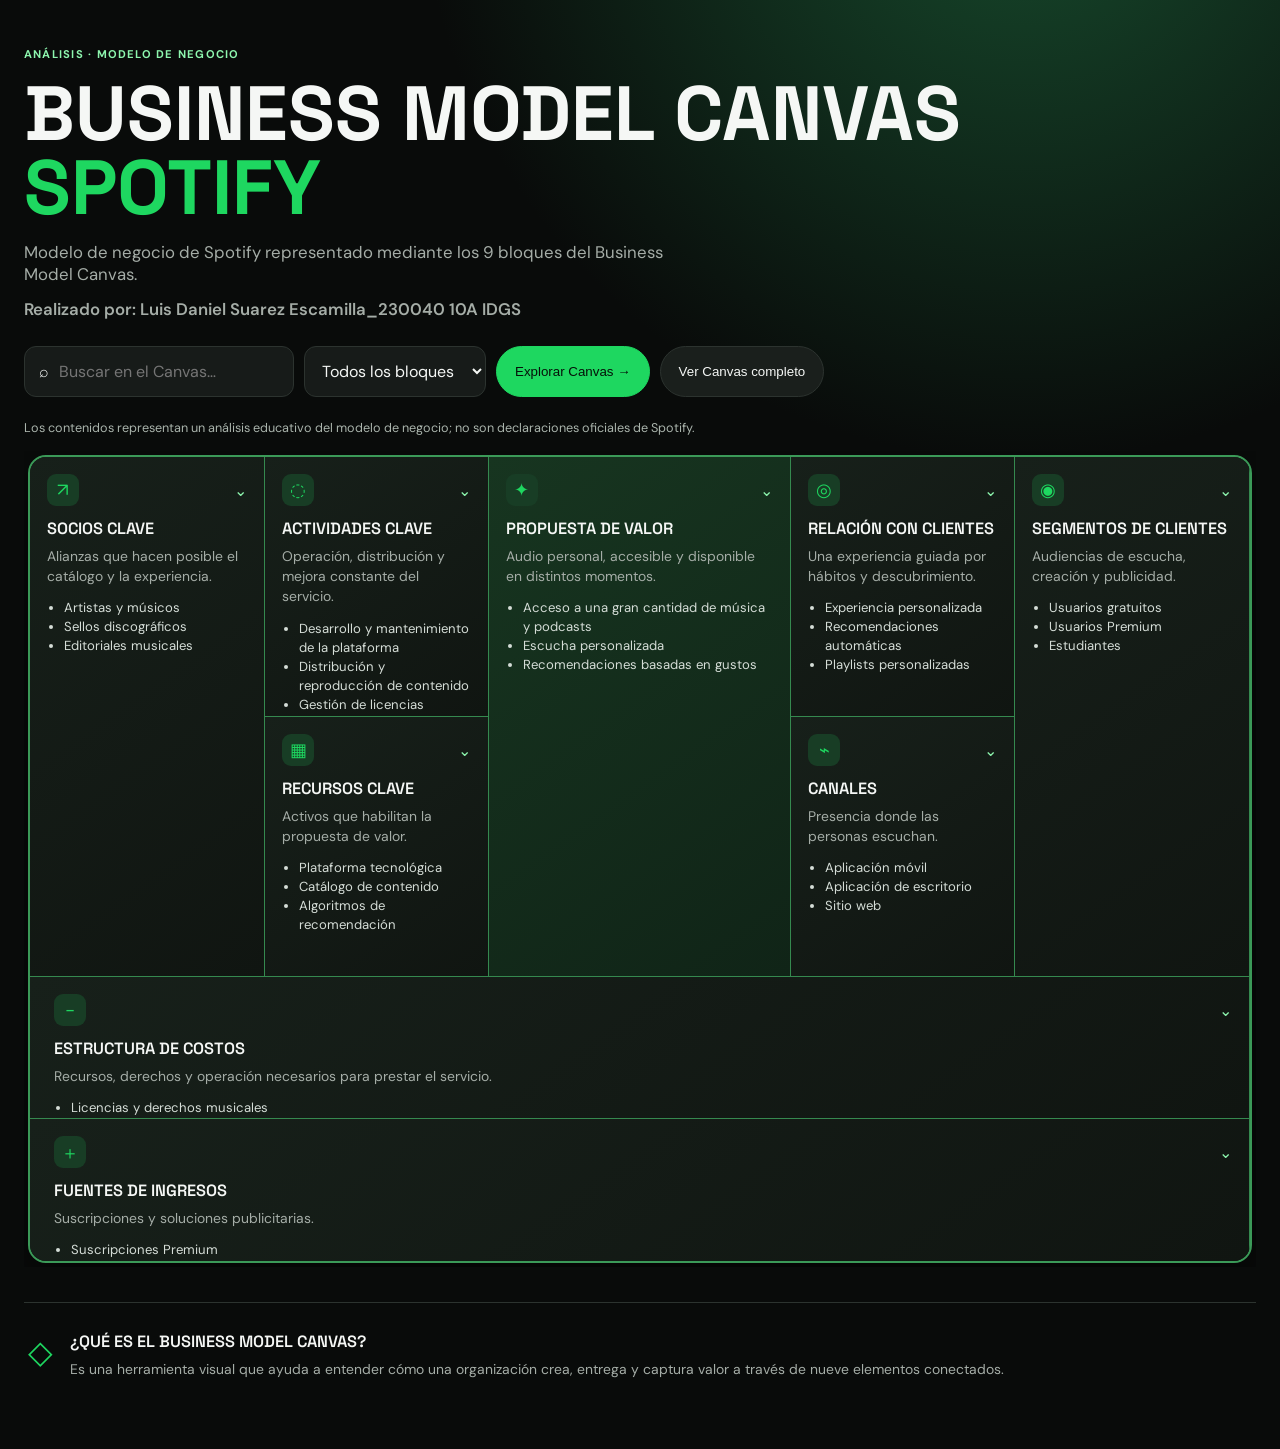
<file: Practica_3/index.html>
<!doctype html>
<html lang="es">
<head><meta charset="utf-8"><meta name="viewport" content="width=device-width,initial-scale=1"><title>Business Model Canvas — Spotify</title><link rel="stylesheet" href="styles.css"></head>
<body>
  <main class="app-shell">
    <header class="hero"><span class="eyebrow">ANÁLISIS · MODELO DE NEGOCIO</span><h1>Business Model Canvas <i>Spotify</i></h1><p>Modelo de negocio de Spotify representado mediante los 9 bloques del Business Model Canvas.</p>
      <p class="author-credit">Realizado por: Luis Daniel Suarez Escamilla_230040 10A IDGS</p>
      <div class="toolbar"><label class="search"><span>⌕</span><input id="search" type="search" placeholder="Buscar en el Canvas…"></label><select id="filter" aria-label="Filtrar bloques"><option value="all">Todos los bloques</option><option value="creacion">Creación de valor</option><option value="clientes">Clientes y canales</option><option value="finanzas">Finanzas</option></select><button id="exploreBtn" class="button primary">Explorar Canvas <span>→</span></button><button id="canvasBtn" class="button">Ver Canvas completo</button></div>
    </header>
    <p class="notice">Los contenidos representan un análisis educativo del modelo de negocio; no son declaraciones oficiales de Spotify.</p>
    <section id="canvasView" class="canvas-view" aria-label="Los nueve bloques del Canvas"><div class="canvas-viewport"><div id="cards" class="canvas-grid"></div></div><p id="empty" class="empty" hidden>No hay bloques que coincidan con la búsqueda.</p></section>
    <section id="explorerView" class="explorer" hidden aria-live="polite"><div class="explorer-top"><span id="progressText">1 / 9</span><div class="progress"><span id="progressBar"></span></div><button id="closeExplore" class="icon-button" aria-label="Cerrar exploración">×</button></div><div id="explorerContent"></div><nav class="explore-nav"><button id="prev" class="button">← Anterior</button><button id="next" class="button primary">Siguiente →</button></nav></section>
    <section class="about"><span class="about-icon">◇</span><div><h2>¿Qué es el Business Model Canvas?</h2><p>Es una herramienta visual que ayuda a entender cómo una organización crea, entrega y captura valor a través de nueve elementos conectados.</p></div></section>
    <dialog id="blockDialog" class="block-dialog" aria-labelledby="dialogTitle">
      <div class="dialog-card">
        <button id="closeBlockDialog" class="dialog-close" type="button" aria-label="Cerrar tarjeta">×</button>
        <div id="blockDialogContent"></div>
      </div>
    </dialog>
  </main><script src="data.js"></script><script src="app.js"></script>
</body></html>
</file>
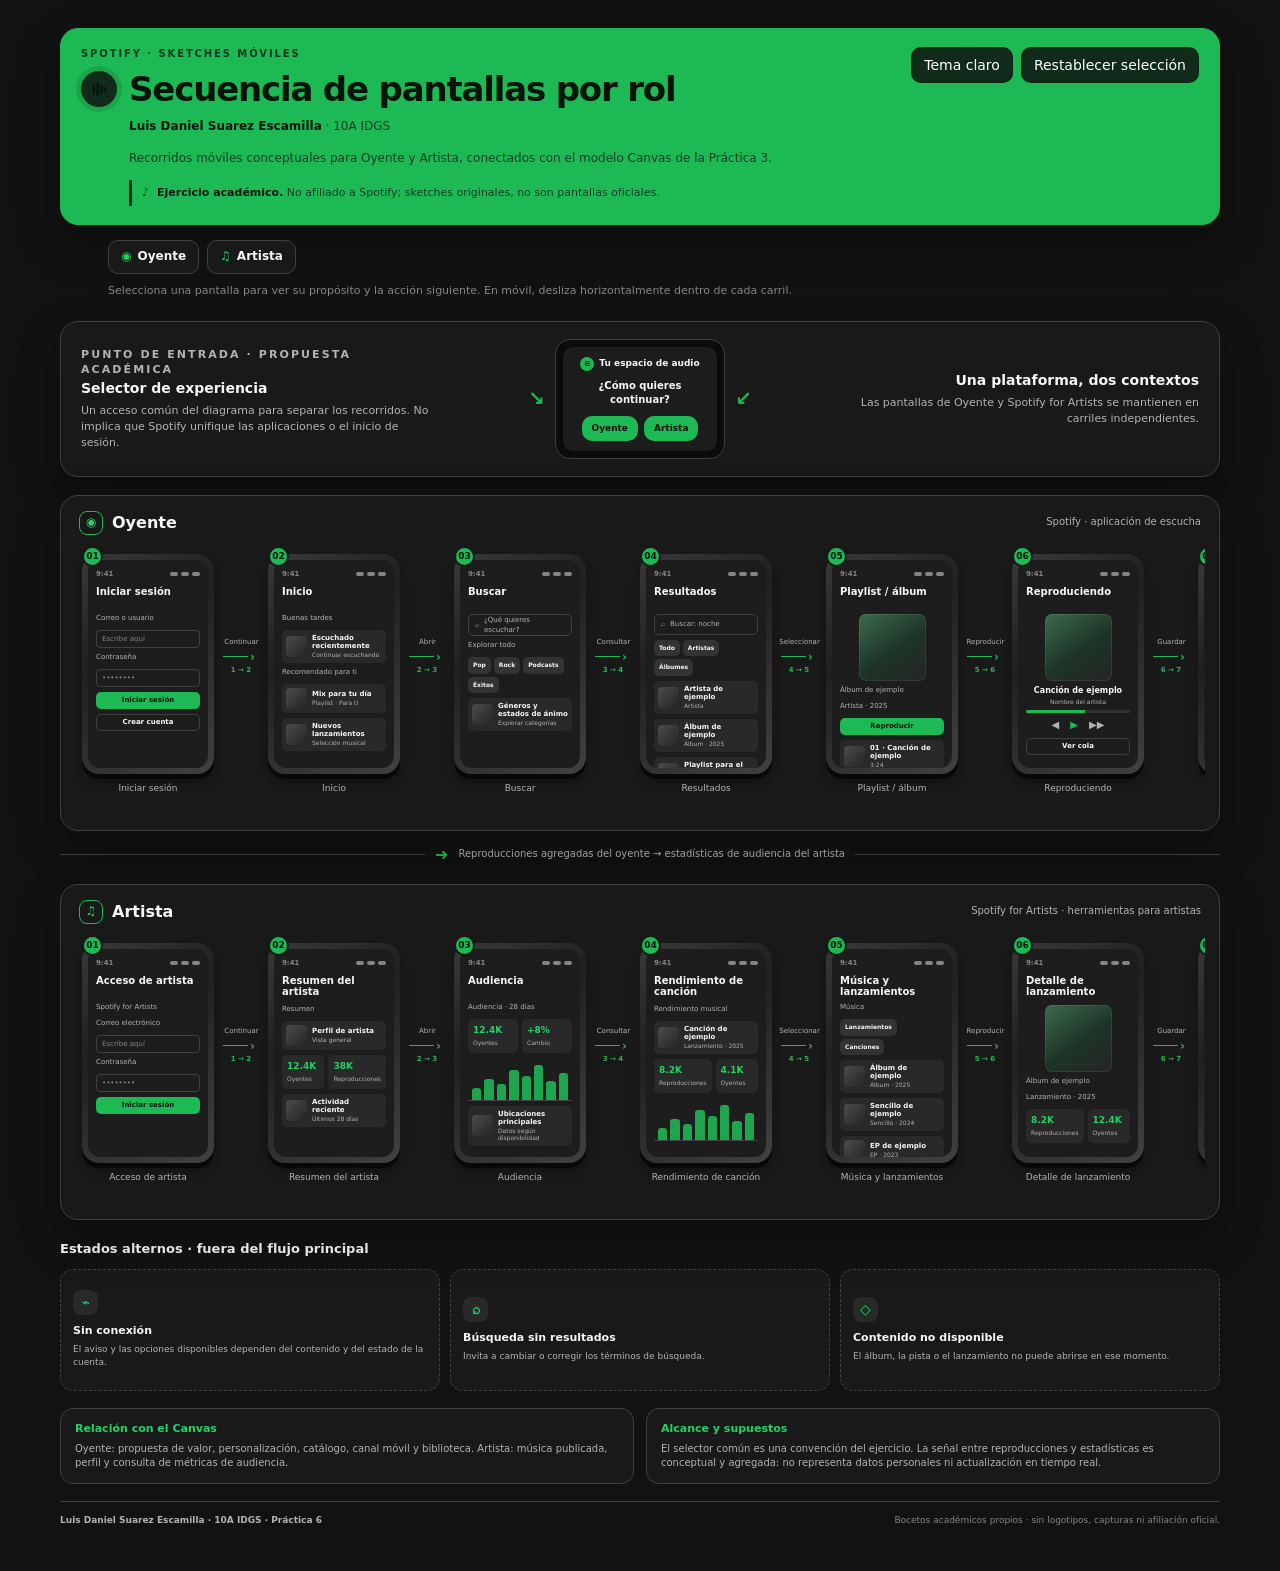
<file: Practica_6/spotify-mobile-journeys.html>
<!doctype html>
<html lang="es" data-theme="dark">
<head>
  <meta charset="utf-8">
  <meta name="viewport" content="width=device-width, initial-scale=1">
  <meta name="theme-color" content="#121212">
  <meta name="description" content="Diagrama interactivo de bocetos móviles de Spotify para los roles de oyente y artista. Ejercicio académico de Luis Daniel Suarez Escamilla, 10A IDGS.">
  <title>Secuencia de pantallas por rol · Práctica 6</title>
  <style>
    :root {
      color-scheme: dark;
      --page: #121212;
      --surface: #191919;
      --surface-raised: #202020;
      --phone: #0b0b0b;
      --screen: #1d1d1d;
      --tile: #292929;
      --tile-2: #333333;
      --line: #414141;
      --text: #f7f7f7;
      --muted: #b3b3b3;
      --soft: #858585;
      --green: #1db954;
      --green-strong: #22d366;
      --green-wash: rgb(29 185 84 / 12%);
      --shadow: 0 18px 44px rgb(0 0 0 / 26%);
      --focus: #70f09b;
      --radius: 18px;
    }
    html[data-theme="light"] {
      color-scheme: light;
      --page: #f4f7f4;
      --surface: #ffffff;
      --surface-raised: #f1f4f1;
      --phone: #e6e9e6;
      --screen: #ffffff;
      --tile: #edf1ed;
      --tile-2: #e1e7e1;
      --line: #c7d0c7;
      --text: #151915;
      --muted: #485248;
      --soft: #637063;
      --green: #138c3d;
      --green-strong: #08752f;
      --green-wash: rgb(19 140 61 / 10%);
      --shadow: 0 16px 36px rgb(19 45 25 / 10%);
      --focus: #08752f;
    }
    * { box-sizing: border-box; }
    html { scroll-behavior: smooth; }
    body {
      margin: 0;
      min-width: 320px;
      background: var(--page);
      color: var(--text);
      font: 14px/1.45 Inter, ui-sans-serif, system-ui, -apple-system, BlinkMacSystemFont, "Segoe UI", sans-serif;
      transition: background-color .2s ease, color .2s ease;
    }
    button { font: inherit; }
    button:focus-visible, [tabindex="-1"]:focus-visible, dialog:focus-visible {
      outline: 3px solid var(--focus);
      outline-offset: 4px;
    }
    .page { width: min(1160px, calc(100% - 36px)); margin: 0 auto; padding: 28px 0 44px; }
    .topbar { display: flex; align-items: flex-start; justify-content: space-between; gap: 24px; border: 1px solid var(--green); border-radius: var(--radius); padding: 18px 20px; background: var(--green); color: #07140b; box-shadow: var(--shadow); }
    .identity { min-width: 0; }
    .eyebrow { margin: 0 0 9px; color: #143820; font-size: 10px; font-weight: 800; letter-spacing: .19em; text-transform: uppercase; }
    .title-row { display: flex; align-items: center; gap: 12px; }
    .brand-mark { width: 36px; height: 36px; flex: 0 0 auto; display: grid; place-items: center; border-radius: 50%; background: #102b19; box-shadow: 0 0 0 5px rgb(7 20 11 / 12%); }
    .brand-mark svg { display: block; width: 23px; height: 23px; }
    h1 { margin: 0; font-size: clamp(25px, 4vw, 34px); line-height: 1.1; letter-spacing: -.035em; }
    .byline { margin: 10px 0 0 48px; color: #153b23; font-size: 12px; }
    .byline strong { color: #07140b; font-weight: 800; }
    .intro { max-width: 730px; margin: 15px 0 0 48px; color: #153b23; font-size: 12px; }
    .academic-note { display: inline-flex; align-items: center; gap: 8px; margin: 12px 0 0 48px; border-left: 3px solid #102b19; padding: 5px 0 5px 10px; color: #153b23; font-size: 11px; }
    .academic-note b { color: #07140b; }
    .toolbar { display: flex; flex-wrap: wrap; justify-content: flex-end; gap: 8px; }
    .control, .role-button, .branch-button, .close-button {
      min-height: 36px; border: 1px solid var(--line); border-radius: 10px; padding: 0 12px;
      background: var(--surface); color: var(--text); cursor: pointer; user-select: none;
      transition: border-color .16s ease, background .16s ease, color .16s ease, transform .16s ease;
    }
    .topbar .control { border-color: rgb(7 20 11 / 45%); background: #102b19; color: #ffffff; }
    .topbar .control:hover { border-color: #ffffff; background: #071c0e; }
    .control:hover, .role-button:hover, .close-button:hover { border-color: var(--green); }
    .control:active, .role-button:active, .branch-button:active { transform: translateY(1px); }
    .control.primary, .role-button[aria-pressed="true"] { border-color: var(--green); background: var(--green-wash); color: var(--green-strong); }
    .role-picker { display: flex; flex-wrap: wrap; gap: 8px; margin: 15px 0 0 48px; }
    .role-button { min-height: 34px; font-size: 12px; font-weight: 750; }
    .role-button .role-symbol { margin-right: 6px; color: var(--green-strong); }
    .instruction { margin: 9px 0 0 48px; color: var(--soft); font-size: 11px; }

    .shared-entry {
      display: grid; grid-template-columns: minmax(185px, 1fr) minmax(250px, 360px) minmax(185px, 1fr);
      align-items: center; gap: 22px; margin: 22px 0 12px; padding: 17px 20px;
      border: 1px solid var(--line); border-radius: var(--radius); background: var(--surface); box-shadow: var(--shadow);
    }
    .shared-copy h2 { margin: 0 0 4px; font-size: 14px; }
    .shared-copy p { margin: 0; color: var(--muted); font-size: 11px; }
    .shared-screen { display: flex; align-items: center; justify-content: center; gap: 10px; min-width: 0; }
    .shared-card { width: min(100%, 170px); border: 1px solid #3f3f3f; border-radius: 15px; background: var(--phone); padding: 7px; }
    .shared-card-inner { min-height: 100px; border-radius: 10px; background: var(--screen); padding: 10px; text-align: center; }
    .shared-card-inner .mini-brand { display: flex; align-items: center; justify-content: center; gap: 5px; margin: 0 0 8px; font-size: 9px; font-weight: 800; }
    .mini-dot { width: 14px; height: 14px; display: inline-grid; place-items: center; border-radius: 50%; background: var(--green); color: #08150c; font-size: 8px; }
    .shared-card-inner p { margin: 0 0 8px; font-size: 10px; font-weight: 700; }
    .branch-actions { display: flex; justify-content: center; gap: 6px; }
    .branch-button { min-height: 25px; padding: 0 9px; border-color: transparent; background: var(--green); color: #07140b; font-size: 9px; font-weight: 850; }
    .branch-button:hover { background: var(--green-strong); }
    .branch-side { color: var(--green); font-size: 20px; font-weight: 900; }
    .branch-note { text-align: right; }

    .lane {
      --lane-accent: var(--green);
      position: relative; margin-top: 18px; padding: 15px 14px 12px;
      border: 1px solid var(--line); border-radius: var(--radius); background: var(--surface); box-shadow: var(--shadow);
      scroll-margin-top: 22px; transition: border-color .2s ease, box-shadow .2s ease, opacity .2s ease;
    }
    .lane[data-role="artist"] { --lane-accent: #20d568; }
    .lane.is-muted { opacity: .4; }
    .lane.is-highlighted { border-color: var(--lane-accent); box-shadow: 0 0 0 2px var(--green-wash), var(--shadow); }
    .lane-heading { display: flex; align-items: center; justify-content: space-between; gap: 16px; margin: 0 4px 13px; }
    .lane-title { display: flex; align-items: center; gap: 9px; min-width: 0; }
    .lane-title h2 { margin: 0; font-size: 16px; line-height: 1.2; }
    .lane-icon { width: 24px; height: 24px; flex: 0 0 auto; display: grid; place-items: center; border: 1px solid var(--green); border-radius: 8px; color: var(--green-strong); font-size: 12px; }
    .lane-caption { color: var(--muted); font-size: 10px; text-align: right; }
    .track-scroll { overflow-x: auto; overflow-y: hidden; padding: 6px 7px 10px; scrollbar-color: var(--green) var(--tile); scrollbar-width: thin; }
    .track { display: flex; align-items: flex-start; gap: 9px; width: max-content; min-width: 100%; }
    .screen-item { width: 132px; flex: 0 0 132px; position: relative; }
    .screen-number { position: absolute; z-index: 2; top: -8px; left: 0; width: 21px; height: 21px; display: grid; place-items: center; border: 2px solid var(--surface); border-radius: 50%; background: var(--green); color: #06120a; font-size: 9px; font-weight: 900; }
    .phone-button {
      display: block; width: 100%; height: 220px; border: 0; border-radius: 17px; padding: 6px;
      background: linear-gradient(145deg, #393939, #202020 38%, #414141); box-shadow: 0 5px 0 #080808, 0 8px 10px rgb(0 0 0 / 25%);
      color: var(--text); cursor: pointer; text-align: left; user-select: none;
    }
    html[data-theme="light"] .phone-button { background: linear-gradient(145deg, #b7c0b7, #e5eae5 40%, #aab4aa); box-shadow: 0 5px 0 #a2aaa2, 0 8px 10px rgb(0 0 0 / 11%); }
    .phone-button:hover { box-shadow: 0 0 0 2px var(--green), 0 5px 0 #080808, 0 8px 10px rgb(0 0 0 / 25%); }
    .phone-screen { display: flex; height: 100%; flex-direction: column; overflow: hidden; border-radius: 12px; padding: 9px 8px 7px; background: var(--screen); }
    .phone-status { display: flex; align-items: center; justify-content: space-between; margin-bottom: 7px; color: var(--soft); font-size: 7px; font-weight: 800; }
    .status-pills { display: flex; gap: 3px; }
    .status-pills i { display: block; width: 8px; height: 4px; border-radius: 4px; background: var(--soft); }
    .screen-title { min-height: 21px; margin: 0 0 7px; overflow: hidden; color: var(--text); font-size: 10px; line-height: 1.15; font-weight: 850; }
    .widget-stack { display: flex; flex: 1; flex-direction: column; gap: 5px; overflow: visible; }
    .widget-label { margin: 0 0 3px; color: var(--muted); font-size: 7px; line-height: 1.15; }
    .widget-field { height: 18px; display: flex; align-items: center; border: 1px solid var(--line); border-radius: 4px; padding: 0 5px; color: var(--soft); font-size: 7px; }
    .widget-action { min-height: 17px; display: flex; align-items: center; justify-content: center; border-radius: 5px; padding: 2px 4px; background: var(--green); color: #07140b; font-size: 7px; font-weight: 900; text-align: center; }
    .widget-action.secondary { border: 1px solid var(--line); background: transparent; color: var(--text); }
    .widget-tile { min-height: 27px; display: flex; align-items: center; gap: 5px; border-radius: 5px; padding: 4px; background: var(--tile); }
    .widget-tile .tile-art { width: 21px; height: 21px; flex: 0 0 auto; border-radius: 4px; background: linear-gradient(135deg, #4c4c4c, #242424); }
    .widget-tile .tile-copy { min-width: 0; color: var(--text); font-size: 7px; line-height: 1.15; font-weight: 700; }
    .widget-tile .tile-copy small { display: block; margin-top: 2px; color: var(--muted); font-size: 6px; font-weight: 500; }
    .widget-search { min-height: 21px; display: flex; align-items: center; gap: 5px; border: 1px solid var(--line); border-radius: 5px; padding: 0 6px; color: var(--muted); font-size: 7px; }
    .widget-chip-row { display: flex; flex-wrap: wrap; gap: 3px; }
    .widget-chip { border-radius: 5px; padding: 4px 5px; background: var(--tile-2); color: var(--text); font-size: 6px; font-weight: 700; }
    .widget-artwork { width: 67px; height: 67px; align-self: center; border-radius: 7px; background: linear-gradient(145deg, #3c6b4e, #1d3427 55%, #252525); box-shadow: inset 0 0 0 1px rgb(255 255 255 / 8%); }
    .widget-song { text-align: center; color: var(--text); font-size: 8px; line-height: 1.2; font-weight: 800; }
    .widget-song small { display: block; margin-top: 3px; color: var(--muted); font-size: 6px; font-weight: 500; }
    .widget-progress { height: 3px; overflow: hidden; border-radius: 4px; background: var(--tile-2); }
    .widget-progress::before { content: ""; display: block; width: 57%; height: 100%; background: var(--green); }
    .widget-controls { display: flex; justify-content: center; gap: 11px; color: var(--muted); font-size: 10px; }
    .widget-controls b { color: var(--green); }
    .widget-stat-grid { display: grid; grid-template-columns: 1fr 1fr; gap: 4px; }
    .widget-stat { border-radius: 5px; padding: 5px; background: var(--tile); color: var(--green-strong); font-size: 9px; font-weight: 900; }
    .widget-stat small { display: block; margin-top: 2px; color: var(--muted); font-size: 6px; font-weight: 500; }
    .widget-bars { height: 43px; display: flex; align-items: end; justify-content: space-around; gap: 3px; border-bottom: 1px solid var(--line); padding: 4px 4px 0; }
    .widget-bars i { width: 10%; min-height: 7px; border-radius: 3px 3px 0 0; background: var(--green); opacity: .88; }
    .widget-avatar { width: 42px; height: 42px; align-self: center; border-radius: 50%; background: linear-gradient(135deg, #555, #292929); }
    .widget-tile, .widget-field, .widget-action, .widget-search, .widget-chip, .widget-stat, .widget-artwork, .widget-avatar, .widget-song, .widget-bars {
      position: relative;
      transform-origin: center;
      transition: transform .18s ease, box-shadow .18s ease, background-color .18s ease;
    }
    .alternate-card { cursor: pointer; color: var(--text); font: inherit; text-align: left; }
    .alternate-card:hover, .alternate-card:focus-visible { z-index: 1; border-color: var(--green); background: var(--green-wash); box-shadow: 0 8px 22px rgb(0 0 0 / 20%); transform: translateY(-2px) scale(1.025); }
    @media (hover: hover) and (prefers-reduced-motion: no-preference) {
      .phone-screen .widget-tile:hover, .phone-screen .widget-field:hover, .phone-screen .widget-action:hover,
      .phone-screen .widget-search:hover, .phone-screen .widget-chip:hover, .phone-screen .widget-stat:hover,
      .phone-screen .widget-artwork:hover, .phone-screen .widget-avatar:hover, .phone-screen .widget-song:hover,
      .phone-screen .widget-bars:hover {
        z-index: 3;
        box-shadow: 0 3px 11px rgb(0 0 0 / 32%);
        transform: scale(1.08);
      }
    }
    .screen-caption { min-height: 25px; margin: 9px 0 0; color: var(--muted); font-size: 9px; line-height: 1.2; text-align: center; }
    .step-link { width: 36px; flex: 0 0 36px; padding-top: 84px; color: var(--green); text-align: center; }
    .step-link .step-action { display: block; width: 53px; margin-left: -8px; color: var(--muted); font-size: 7px; line-height: 1.15; }
    .step-link .arrow-line { display: flex; align-items: center; gap: 2px; margin-top: 5px; }
    .step-link .arrow-line i { display: block; width: 25px; border-top: 1px solid var(--green); }
    .step-link .arrow-line b { font-size: 12px; line-height: 1; }
    .step-link .step-count { display: block; margin-top: 2px; font-size: 7px; font-weight: 800; }
    .flow-bridge { display: flex; align-items: center; gap: 10px; margin: 12px 0 5px; color: var(--muted); font-size: 10px; }
    .flow-bridge::before, .flow-bridge::after { content: ""; height: 1px; flex: 1; background: var(--line); }
    .flow-bridge .bridge-arrow { color: var(--green); font-size: 16px; font-weight: 900; }
    .alternates { margin-top: 20px; }
    .alternates h2 { margin: 0 0 10px; font-size: 13px; }
    .alternate-grid { display: grid; grid-template-columns: repeat(3, minmax(180px, 1fr)); gap: 10px; }
    .alternate-card { min-height: 122px; border: 1px dashed var(--line); border-radius: 13px; padding: 12px; background: var(--surface); }
    .alternate-card .alt-icon { width: 25px; height: 25px; display: grid; place-items: center; margin-bottom: 8px; border-radius: 8px; background: var(--tile); color: var(--green-strong); font-weight: 900; }
    .alternate-title { display: block; margin: 0 0 4px; font-size: 11px; font-weight: 800; }
    .alternate-description { display: block; margin: 0; color: var(--muted); font-size: 9px; }
    .notes { display: grid; grid-template-columns: repeat(2, minmax(0, 1fr)); gap: 12px; margin-top: 17px; }
    .note-card { border: 1px solid var(--line); border-radius: 13px; padding: 12px 14px; background: var(--surface); }
    .note-card h2 { margin: 0 0 5px; color: var(--green-strong); font-size: 11px; }
    .note-card p { margin: 0; color: var(--muted); font-size: 10px; }
    .footer { display: flex; justify-content: space-between; gap: 12px; margin-top: 17px; padding-top: 12px; border-top: 1px solid var(--line); color: var(--soft); font-size: 9px; }
    .footer strong { color: var(--muted); }
    .live-region { position: absolute; width: 1px; height: 1px; overflow: hidden; clip: rect(0,0,0,0); white-space: nowrap; }
    dialog { width: min(440px, calc(100% - 28px)); border: 1px solid var(--line); border-radius: 18px; padding: 0; background: var(--surface); color: var(--text); box-shadow: 0 24px 90px rgb(0 0 0 / 65%); }
    dialog::backdrop { background: rgb(0 0 0 / 68%); backdrop-filter: blur(3px); }
    .dialog-content { padding: 21px; }
    .dialog-top { display: flex; align-items: flex-start; justify-content: space-between; gap: 16px; }
    .dialog-kicker { margin: 0 0 5px; color: var(--green-strong); font-size: 9px; font-weight: 850; letter-spacing: .14em; text-transform: uppercase; }
    .dialog-content h2 { margin: 0; font-size: 20px; }
    .close-button { width: 34px; min-height: 34px; flex: 0 0 auto; padding: 0; font-size: 18px; }
    .dialog-section { margin-top: 18px; }
    .dialog-section h3 { margin: 0 0 5px; font-size: 11px; }
    .dialog-section p, .dialog-section li { color: var(--muted); font-size: 12px; }
    .dialog-section p { margin: 0; }
    .dialog-section ul { margin: 5px 0 0; padding-left: 18px; }
    .dialog-next { margin-top: 17px; border-left: 3px solid var(--green); padding: 7px 10px; background: var(--green-wash); color: var(--text); font-size: 11px; }

    @media (max-width: 780px) {
      .page { width: min(100% - 24px, 680px); padding-top: 18px; }
      .topbar { display: block; }
      .topbar .toolbar { margin: 14px 0 0 48px; }
      .toolbar { justify-content: flex-start; margin: 14px 0 0 48px; }
      .shared-entry { grid-template-columns: 1fr; gap: 10px; padding: 14px; }
      .shared-screen { order: 2; }
      .branch-note { display: none; }
      .lane-heading { align-items: flex-start; }
      .lane-caption { max-width: 44%; }
      .alternate-grid { grid-template-columns: 1fr; }
      .alternate-card { min-height: unset; }
    }
    @media (max-width: 480px) {
      .page { width: calc(100% - 20px); }
      .title-row { align-items: flex-start; }
      h1 { font-size: 25px; }
      .topbar { padding: 15px 13px; }
      .byline, .intro, .academic-note, .role-picker, .instruction, .toolbar, .topbar .toolbar { margin-left: 0; }
      .brand-mark { margin-top: 1px; }
      .toolbar { gap: 6px; }
      .control { min-height: 34px; padding: 0 9px; font-size: 11px; }
      .lane { padding: 12px 9px 9px; }
      .lane-title h2 { font-size: 14px; }
      .lane-caption { max-width: 42%; font-size: 9px; }
      .track-scroll { margin-right: -3px; padding-right: 11px; }
      .notes { grid-template-columns: 1fr; }
      .footer { display: block; }
      .footer span { display: block; margin-top: 4px; }
    }
    @media (prefers-reduced-motion: reduce) {
      *, *::before, *::after { scroll-behavior: auto !important; transition-duration: .01ms !important; animation-duration: .01ms !important; animation-iteration-count: 1 !important; }
    }
  </style>
</head>
<body>
  <main class="page">
    <header class="topbar">
      <div class="identity">
        <p class="eyebrow">Spotify · sketches móviles</p>
        <div class="title-row">
          <span class="brand-mark" aria-hidden="true">
            <svg viewBox="0 0 24 24" fill="none" aria-hidden="true">
              <path d="M6.1 15.8V8.2M10 18V6M13.9 15.8V8.2M17.8 13.7v-3.4" stroke="#07140b" stroke-width="2.2" stroke-linecap="round"/>
            </svg>
          </span>
          <h1>Secuencia de pantallas por rol</h1>
        </div>
        <p class="byline"><strong>Luis Daniel Suarez Escamilla</strong> · 10A IDGS</p>
        <p class="intro">Recorridos móviles conceptuales para Oyente y Artista, conectados con el modelo Canvas de la Práctica 3.</p>
        <p class="academic-note"><span aria-hidden="true">♪</span><span><b>Ejercicio académico.</b> No afiliado a Spotify; sketches originales, no son pantallas oficiales.</span></p>
      </div>
      <div class="toolbar" aria-label="Controles del diagrama">
        <button class="control" id="themeToggle" type="button" aria-pressed="false">Tema claro</button>
        <button class="control" id="resetSelection" type="button">Restablecer selección</button>
      </div>
    </header>

    <nav class="role-picker" aria-label="Elegir recorrido">
      <button class="role-button" type="button" data-go-role="listener" aria-pressed="false"><span class="role-symbol" aria-hidden="true">◉</span>Oyente</button>
      <button class="role-button" type="button" data-go-role="artist" aria-pressed="false"><span class="role-symbol" aria-hidden="true">♫</span>Artista</button>
    </nav>
    <p class="instruction">Selecciona una pantalla para ver su propósito y la acción siguiente. En móvil, desliza horizontalmente dentro de cada carril.</p>
    <p class="live-region" id="liveMessage" aria-live="polite" aria-atomic="true"></p>

    <section class="shared-entry" aria-labelledby="sharedTitle">
      <div class="shared-copy">
        <p class="eyebrow">Punto de entrada · propuesta académica</p>
        <h2 id="sharedTitle">Selector de experiencia</h2>
        <p>Un acceso común del diagrama para separar los recorridos. No implica que Spotify unifique las aplicaciones o el inicio de sesión.</p>
      </div>
      <div class="shared-screen">
        <span class="branch-side" aria-hidden="true">↘</span>
        <article class="shared-card" aria-label="Sketch compartido: selector de experiencia">
          <div class="shared-card-inner">
            <p class="mini-brand"><span class="mini-dot" aria-hidden="true">≋</span>Tu espacio de audio</p>
            <p>¿Cómo quieres continuar?</p>
            <div class="branch-actions">
              <button class="branch-button" type="button" data-go-role="listener">Oyente</button>
              <button class="branch-button" type="button" data-go-role="artist">Artista</button>
            </div>
          </div>
        </article>
        <span class="branch-side" aria-hidden="true">↙</span>
      </div>
      <div class="shared-copy branch-note">
        <h2>Una plataforma, dos contextos</h2>
        <p>Las pantallas de Oyente y Spotify for Artists se mantienen en carriles independientes.</p>
      </div>
    </section>

    <section class="lane" id="lane-listener" data-role="listener" aria-labelledby="listenerTitle" tabindex="-1">
      <div class="lane-heading">
        <div class="lane-title"><span class="lane-icon" aria-hidden="true">◉</span><h2 id="listenerTitle">Oyente</h2></div>
        <span class="lane-caption">Spotify · aplicación de escucha</span>
      </div>
      <div class="track-scroll" tabindex="0" aria-label="Recorrido móvil del oyente; desplaza horizontalmente para ver todas las pantallas">
        <div class="track" id="listenerTrack" role="list"></div>
      </div>
    </section>

    <div class="flow-bridge" aria-label="Relación conceptual entre los roles"><span class="bridge-arrow" aria-hidden="true">➜</span><span>Reproducciones agregadas del oyente → estadísticas de audiencia del artista</span></div>

    <section class="lane" id="lane-artist" data-role="artist" aria-labelledby="artistTitle" tabindex="-1">
      <div class="lane-heading">
        <div class="lane-title"><span class="lane-icon" aria-hidden="true">♫</span><h2 id="artistTitle">Artista</h2></div>
        <span class="lane-caption">Spotify for Artists · herramientas para artistas</span>
      </div>
      <div class="track-scroll" tabindex="0" aria-label="Recorrido móvil del artista; desplaza horizontalmente para ver todas las pantallas">
        <div class="track" id="artistTrack" role="list"></div>
      </div>
    </section>

    <section class="alternates" aria-labelledby="alternatesTitle">
      <h2 id="alternatesTitle">Estados alternos · fuera del flujo principal</h2>
      <div class="alternate-grid">
        <button class="alternate-card" type="button" data-alternate="offline" aria-label="Ver información del estado Sin conexión"><span class="alt-icon" aria-hidden="true">⌁</span><span class="alternate-title">Sin conexión</span><span class="alternate-description">El aviso y las opciones disponibles dependen del contenido y del estado de la cuenta.</span></button>
        <button class="alternate-card" type="button" data-alternate="empty-search" aria-label="Ver información del estado Búsqueda sin resultados"><span class="alt-icon" aria-hidden="true">⌕</span><span class="alternate-title">Búsqueda sin resultados</span><span class="alternate-description">Invita a cambiar o corregir los términos de búsqueda.</span></button>
        <button class="alternate-card" type="button" data-alternate="unavailable" aria-label="Ver información del estado Contenido no disponible"><span class="alt-icon" aria-hidden="true">◇</span><span class="alternate-title">Contenido no disponible</span><span class="alternate-description">El álbum, la pista o el lanzamiento no puede abrirse en ese momento.</span></button>
      </div>
    </section>

    <section class="notes" aria-label="Notas del diagrama">
      <article class="note-card"><h2>Relación con el Canvas</h2><p>Oyente: propuesta de valor, personalización, catálogo, canal móvil y biblioteca. Artista: música publicada, perfil y consulta de métricas de audiencia.</p></article>
      <article class="note-card"><h2>Alcance y supuestos</h2><p>El selector común es una convención del ejercicio. La señal entre reproducciones y estadísticas es conceptual y agregada: no representa datos personales ni actualización en tiempo real.</p></article>
    </section>

    <footer class="footer"><strong>Luis Daniel Suarez Escamilla · 10A IDGS · Práctica 6</strong><span>Bocetos académicos propios · sin logotipos, capturas ni afiliación oficial.</span></footer>
  </main>

  <dialog id="screenDialog" aria-labelledby="dialogTitle">
    <div class="dialog-content">
      <div class="dialog-top">
        <div><p class="dialog-kicker" id="dialogKicker">Pantalla</p><h2 id="dialogTitle">Detalle</h2></div>
        <button class="close-button" type="button" id="closeDialog" aria-label="Cerrar detalle">×</button>
      </div>
      <section class="dialog-section"><h3>Propósito</h3><p id="dialogPurpose"></p></section>
      <section class="dialog-section"><h3>Elementos del sketch</h3><ul id="dialogElements"></ul></section>
      <p class="dialog-next" id="dialogNext"></p>
    </div>
  </dialog>

  <script>
    const listenerScreens = [
      { title: "Iniciar sesión", purpose: "Representa el acceso de una persona que usa Spotify para escuchar audio.", elements: ["Campos de correo y contraseña", "Acción principal para entrar", "Enlace secundario para crear cuenta"], next: "Acción siguiente: entrar y ver Inicio.", widgets: [{type:"label",text:"Correo o usuario"},{type:"field",text:"Escribe aquí"},{type:"label",text:"Contraseña"},{type:"field",text:"••••••••"},{type:"action",text:"Iniciar sesión"},{type:"action-secondary",text:"Crear cuenta"}] },
      { title: "Inicio", purpose: "Punto de descubrimiento con contenido y recomendaciones para escuchar.", elements: ["Saludo y acceso al perfil", "Módulo de escucha reciente", "Tarjetas de recomendaciones y playlists"], next: "Acción siguiente: abrir Buscar o elegir una recomendación.", widgets: [{type:"label",text:"Buenas tardes"},{type:"tile",text:"Escuchado recientemente",meta:"Continuar escuchando"},{type:"label",text:"Recomendado para ti"},{type:"tile",text:"Mix para tu día",meta:"Playlist · Para ti"},{type:"tile",text:"Nuevos lanzamientos",meta:"Selección musical"}] },
      { title: "Buscar", purpose: "Permite iniciar una búsqueda dentro del catálogo de música y podcasts.", elements: ["Campo de búsqueda", "Categorías para explorar", "Acceso a géneros y estados de ánimo"], next: "Acción siguiente: escribir una consulta y abrir Resultados.", widgets: [{type:"search",text:"¿Qué quieres escuchar?"},{type:"label",text:"Explorar todo"},{type:"chips",items:["Pop","Rock","Podcasts","Éxitos"]},{type:"tile",text:"Géneros y estados de ánimo",meta:"Explorar categorías"}] },
      { title: "Resultados", purpose: "Agrupa coincidencias de la búsqueda para facilitar la elección.", elements: ["Consulta activa", "Filtros por tipo de contenido", "Filas de artista, álbum, playlist o podcast"], next: "Acción siguiente: seleccionar un álbum o playlist.", widgets: [{type:"search",text:"Buscar: noche"},{type:"chips",items:["Todo","Artistas","Álbumes"]},{type:"tile",text:"Artista de ejemplo",meta:"Artista"},{type:"tile",text:"Álbum de ejemplo",meta:"Álbum · 2025"},{type:"tile",text:"Playlist para el camino",meta:"Playlist"}] },
      { title: "Playlist / álbum", purpose: "Muestra la información principal de una colección antes de reproducirla.", elements: ["Imagen de portada conceptual", "Nombre y autoría", "Acción reproducir y lista de canciones"], next: "Acción siguiente: tocar Reproducir para abrir el reproductor.", widgets: [{type:"artwork"},{type:"label",text:"Álbum de ejemplo"},{type:"label",text:"Artista · 2025"},{type:"action",text:"Reproducir"},{type:"tile",text:"01 · Canción de ejemplo",meta:"3:24"},{type:"tile",text:"02 · Otra canción",meta:"2:58"}] },
      { title: "Reproduciendo", purpose: "Representa la experiencia de escucha de una pista activa.", elements: ["Portada y metadatos de pista", "Progreso de reproducción", "Controles de reproducción"], next: "Acción siguiente: abrir Tu biblioteca o guardar la canción.", widgets: [{type:"artwork"},{type:"song",text:"Canción de ejemplo",meta:"Nombre del artista"},{type:"progress"},{type:"controls"},{type:"action-secondary",text:"Ver cola"}] },
      { title: "Tu biblioteca", purpose: "Reúne música y playlists que la persona ha guardado.", elements: ["Filtros de la biblioteca", "Lista de canciones y álbumes", "Acceso a la colección personal"], next: "Fin del recorrido principal del oyente.", widgets: [{type:"label",text:"Tu biblioteca"},{type:"chips",items:["Playlists","Álbumes","Artistas"]},{type:"tile",text:"Canciones guardadas",meta:"Lista personal"},{type:"tile",text:"Álbum de ejemplo",meta:"Guardado recientemente"},{type:"tile",text:"Playlist favorita",meta:"Creada por ti"}] }
    ];
    const artistScreens = [
      { title: "Acceso de artista", purpose: "Entrada conceptual a las herramientas de Spotify for Artists.", elements: ["Campos de cuenta", "Acción para iniciar sesión", "Nota de acceso a la herramienta del artista"], next: "Acción siguiente: entrar y consultar el resumen.", widgets: [{type:"label",text:"Spotify for Artists"},{type:"label",text:"Correo electrónico"},{type:"field",text:"Escribe aquí"},{type:"label",text:"Contraseña"},{type:"field",text:"••••••••"},{type:"action",text:"Iniciar sesión"}] },
      { title: "Resumen del artista", purpose: "Presenta un resumen de la actividad reciente del perfil artístico.", elements: ["Selector de artista (supuesto para el sketch)", "Tarjetas de actividad", "Atajos a audiencia y música"], next: "Acción siguiente: abrir Audiencia o Música.", widgets: [{type:"label",text:"Resumen"},{type:"tile",text:"Perfil de artista",meta:"Vista general"},{type:"stats",items:[["12.4K","Oyentes"],["38K","Reproducciones"]]},{type:"tile",text:"Actividad reciente",meta:"Últimos 28 días"}] },
      { title: "Audiencia", purpose: "Explora datos agregados disponibles sobre las personas que escuchan al artista.", elements: ["Rango temporal", "Indicadores resumidos", "Gráfico conceptual de audiencia"], next: "Acción siguiente: revisar el rendimiento de una canción.", widgets: [{type:"label",text:"Audiencia · 28 días"},{type:"stats",items:[["12.4K","Oyentes"],["+8%","Cambio"]]},{type:"bars"},{type:"tile",text:"Ubicaciones principales",meta:"Datos según disponibilidad"}] },
      { title: "Rendimiento de canción", purpose: "Representa métricas agregadas para una pista seleccionada.", elements: ["Nombre de canción y lanzamiento", "Reproducciones por periodo", "Gráfico de actividad"], next: "Acción siguiente: abrir Música y lanzamientos.", widgets: [{type:"label",text:"Rendimiento musical"},{type:"tile",text:"Canción de ejemplo",meta:"Lanzamiento · 2025"},{type:"stats",items:[["8.2K","Reproducciones"],["4.1K","Oyentes"]]},{type:"bars"}] },
      { title: "Música y lanzamientos", purpose: "Permite recorrer el catálogo vinculado al perfil artístico.", elements: ["Categorías de catálogo", "Lista de lanzamientos", "Acceso al detalle de cada lanzamiento"], next: "Acción siguiente: seleccionar un lanzamiento.", widgets: [{type:"label",text:"Música"},{type:"chips",items:["Lanzamientos","Canciones"]},{type:"tile",text:"Álbum de ejemplo",meta:"Álbum · 2025"},{type:"tile",text:"Sencillo de ejemplo",meta:"Sencillo · 2024"},{type:"tile",text:"EP de ejemplo",meta:"EP · 2023"}] },
      { title: "Detalle de lanzamiento", purpose: "Resume la ficha y la actividad general de un álbum o sencillo.", elements: ["Portada conceptual", "Título, fecha y tipo de lanzamiento", "Indicadores agregados disponibles"], next: "Acción siguiente: consultar el perfil artístico.", widgets: [{type:"artwork"},{type:"label",text:"Álbum de ejemplo"},{type:"label",text:"Lanzamiento · 2025"},{type:"stats",items:[["8.2K","Reproducciones"],["12.4K","Oyentes"]]}] },
      { title: "Perfil del artista", purpose: "Muestra la presencia pública del artista y datos generales de su perfil.", elements: ["Imagen de perfil conceptual", "Nombre y descripción", "Acción de gestión del perfil"], next: "Fin del recorrido principal del artista.", widgets: [{type:"avatar"},{type:"song",text:"Nombre del artista",meta:"Perfil público"},{type:"label",text:"Biografía"},{type:"tile",text:"Descripción del artista",meta:"Texto de perfil"},{type:"action",text:"Administrar perfil"}] }
    ];

    const escapeHtml = (value) => String(value).replace(/[&<>"']/g, (char) => ({"&":"&amp;","<":"&lt;",">":"&gt;",'"':"&quot;","'":"&#39;"}[char]));
    function widgetMarkup(widget) {
      if (widget.type === "label") return `<p class="widget-label">${escapeHtml(widget.text)}</p>`;
      if (widget.type === "field") return `<div class="widget-field">${escapeHtml(widget.text)}</div>`;
      if (widget.type === "action" || widget.type === "action-secondary") return `<div class="widget-action${widget.type === "action-secondary" ? " secondary" : ""}">${escapeHtml(widget.text)}</div>`;
      if (widget.type === "tile") return `<div class="widget-tile"><span class="tile-art" aria-hidden="true"></span><span class="tile-copy">${escapeHtml(widget.text)}<small>${escapeHtml(widget.meta || "")}</small></span></div>`;
      if (widget.type === "search") return `<div class="widget-search"><span aria-hidden="true">⌕</span>${escapeHtml(widget.text)}</div>`;
      if (widget.type === "chips") return `<div class="widget-chip-row">${widget.items.map((item) => `<span class="widget-chip">${escapeHtml(item)}</span>`).join("")}</div>`;
      if (widget.type === "artwork") return `<div class="widget-artwork" aria-label="Portada abstracta de ejemplo"></div>`;
      if (widget.type === "song") return `<div class="widget-song">${escapeHtml(widget.text)}<small>${escapeHtml(widget.meta || "")}</small></div>`;
      if (widget.type === "progress") return `<div class="widget-progress" aria-hidden="true"></div>`;
      if (widget.type === "controls") return `<div class="widget-controls" aria-hidden="true"><span>◀</span><b>▶</b><span>▶▶</span></div>`;
      if (widget.type === "stats") return `<div class="widget-stat-grid">${widget.items.map(([value, label]) => `<div class="widget-stat">${escapeHtml(value)}<small>${escapeHtml(label)}</small></div>`).join("")}</div>`;
      if (widget.type === "bars") return `<div class="widget-bars" aria-label="Gráfico conceptual de actividad">${[30,55,40,78,62,92,50,71].map((height) => `<i style="height:${height}%"></i>`).join("")}</div>`;
      if (widget.type === "avatar") return `<div class="widget-avatar" aria-label="Imagen de perfil conceptual"></div>`;
      return "";
    }

    function renderTrack(role, screens, trackId) {
      const track = document.getElementById(trackId);
      const screenNodes = screens.map((screen, index) => {
        const screenNumber = String(index + 1).padStart(2, "0");
        return `<article class="screen-item" role="listitem">
          <span class="screen-number" aria-hidden="true">${screenNumber}</span>
          <button class="phone-button" type="button" data-screen-role="${role}" data-screen-index="${index}" aria-label="Pantalla ${screenNumber}: ${escapeHtml(screen.title)}. Abrir detalles.">
            <span class="phone-screen">
              <span class="phone-status"><span>9:41</span><span class="status-pills" aria-hidden="true"><i></i><i></i><i></i></span></span>
              <span class="screen-title">${escapeHtml(screen.title)}</span>
              <span class="widget-stack">${screen.widgets.map(widgetMarkup).join("")}</span>
            </span>
          </button>
          <p class="screen-caption">${escapeHtml(screen.title)}</p>
        </article>`;
      });
      const links = screens.slice(0, -1).map((screen, index) => `<div class="step-link" aria-hidden="true"><span class="step-action">${escapeHtml(["Continuar","Abrir","Consultar","Seleccionar","Reproducir","Guardar"][index] || "Siguiente")}</span><span class="arrow-line"><i></i><b>›</b></span><span class="step-count">${index + 1} → ${index + 2}</span></div>`);
      track.innerHTML = screenNodes.map((node, index) => node + (links[index] || "")).join("");
    }
    renderTrack("listener", listenerScreens, "listenerTrack");
    renderTrack("artist", artistScreens, "artistTrack");

    const dialog = document.getElementById("screenDialog");
    let lastFocused = null;
    function showDetail({ kicker, title, purpose, elements, next }, trigger) {
      lastFocused = trigger;
      document.getElementById("dialogKicker").textContent = kicker;
      document.getElementById("dialogTitle").textContent = title;
      document.getElementById("dialogPurpose").textContent = purpose;
      document.getElementById("dialogElements").innerHTML = elements.map((item) => `<li>${escapeHtml(item)}</li>`).join("");
      document.getElementById("dialogNext").textContent = next;
      dialog.showModal();
      document.getElementById("closeDialog").focus();
    }
    const alternateDetails = {
      offline: {
        kicker: "Estado alterno · Oyente",
        title: "Sin conexión",
        purpose: "La aplicación detecta que no hay conexión y comunica qué opciones de escucha siguen disponibles.",
        elements: ["Aviso claro del estado de conexión", "Acceso a contenido disponible sin conexión, si aplica a la cuenta", "Opción para reintentar cuando vuelva la red"],
        next: "Acción posible: reintentar la conexión o continuar con contenido disponible."
      },
      "empty-search": {
        kicker: "Estado alterno · Buscar",
        title: "Búsqueda sin resultados",
        purpose: "La consulta no encuentra coincidencias en el catálogo.",
        elements: ["Mensaje de que no hay resultados", "Consulta ingresada visible para revisarla", "Sugerencia para probar otras palabras"],
        next: "Acción posible: corregir o cambiar los términos de búsqueda."
      },
      unavailable: {
        kicker: "Estado alterno · Catálogo",
        title: "Contenido no disponible",
        purpose: "El elemento seleccionado no está disponible para reproducirse o consultarse en ese momento.",
        elements: ["Aviso contextual sobre el elemento", "Información del contenido que se intentó abrir", "Alternativa para volver a resultados o explorar otra opción"],
        next: "Acción posible: regresar al catálogo y elegir otro contenido."
      }
    };
    document.querySelectorAll(".phone-button").forEach((button) => {
      button.addEventListener("click", () => {
        const role = button.dataset.screenRole;
        const index = Number(button.dataset.screenIndex);
        const screen = (role === "listener" ? listenerScreens : artistScreens)[index];
        showDetail({ ...screen, kicker: `${role === "listener" ? "Oyente" : "Artista"} · pantalla ${String(index + 1).padStart(2, "0")}` }, button);
      });
    });
    document.querySelectorAll("[data-alternate]").forEach((button) => {
      button.addEventListener("click", () => showDetail(alternateDetails[button.dataset.alternate], button));
    });
    function closeDialog() { dialog.close(); if (lastFocused) lastFocused.focus(); }
    document.getElementById("closeDialog").addEventListener("click", closeDialog);
    dialog.addEventListener("click", (event) => { if (event.target === dialog) closeDialog(); });
    dialog.addEventListener("close", () => { if (lastFocused) lastFocused.focus(); });

    const lanes = { listener: document.getElementById("lane-listener"), artist: document.getElementById("lane-artist") };
    const reducedMotion = window.matchMedia("(prefers-reduced-motion: reduce)");
    let selectedRole = null;
    function selectRole(role, navigate = true) {
      selectedRole = role;
      Object.entries(lanes).forEach(([key, lane]) => {
        lane.classList.toggle("is-muted", key !== role);
        lane.classList.remove("is-highlighted");
      });
      document.querySelectorAll("[data-go-role]").forEach((button) => button.setAttribute("aria-pressed", String(button.dataset.goRole === role)));
      const lane = lanes[role];
      if (navigate) {
        const rect = lane.getBoundingClientRect();
        const visible = rect.top >= 12 && rect.bottom <= window.innerHeight - 12;
        if (!visible) lane.scrollIntoView({ behavior: reducedMotion.matches ? "auto" : "smooth", block: "start", inline: "nearest" });
        lane.focus({ preventScroll: true });
        document.getElementById("liveMessage").textContent = `Mostrando el recorrido de ${role === "listener" ? "Oyente" : "Artista"}.`;
      }
      if (!reducedMotion.matches) {
        lane.classList.add("is-highlighted");
        window.setTimeout(() => lane.classList.remove("is-highlighted"), 1000);
      }
    }
    document.querySelectorAll("[data-go-role]").forEach((button) => button.addEventListener("click", () => selectRole(button.dataset.goRole, true)));
    document.getElementById("resetSelection").addEventListener("click", () => {
      selectedRole = null;
      Object.values(lanes).forEach((lane) => lane.classList.remove("is-muted", "is-highlighted"));
      document.querySelectorAll("[data-go-role]").forEach((button) => button.setAttribute("aria-pressed", "false"));
      document.getElementById("liveMessage").textContent = "Selección restablecida.";
    });
    document.getElementById("themeToggle").addEventListener("click", (event) => {
      const light = document.documentElement.dataset.theme !== "light";
      document.documentElement.dataset.theme = light ? "light" : "dark";
      event.currentTarget.setAttribute("aria-pressed", String(light));
      event.currentTarget.textContent = light ? "Tema oscuro" : "Tema claro";
      document.querySelector('meta[name="theme-color"]').content = light ? "#f4f7f4" : "#121212";
    });
  </script>
</body>
</html>
</file>
<file: Practica_3/styles.css>
@import url('https://fonts.googleapis.com/css2?family=DM+Sans:wght@400;500;600;700&family=Space+Grotesk:wght@500;600;700&display=swap');
:root{--green:#1ed760;--green2:#8df6ae;--bg:#090b0a;--panel:#141816;--line:#2c332f;--muted:#a5ada7;--text:#f5f7f5}*{box-sizing:border-box}body{margin:0;background:radial-gradient(circle at 80% -10%,#174b2d 0,transparent 32%),var(--bg);color:var(--text);font-family:'DM Sans',Arial,sans-serif}.app-shell{width:min(1420px,calc(100% - 48px));margin:auto;padding:42px 0}.hero{max-width:1050px}.eyebrow{font-size:.7rem;letter-spacing:.11em;text-transform:uppercase;color:var(--green2);font-weight:700}.hero h1{font:700 clamp(2.25rem,6vw,4.8rem)/.96 'Space Grotesk',sans-serif;margin:14px 0;text-transform:uppercase}.hero h1 i{color:var(--green);font-style:normal}.hero>p{max-width:650px;color:var(--muted);font-size:1.05rem}.toolbar{display:flex;gap:10px;flex-wrap:wrap;margin-top:26px}.search{display:flex;gap:10px;align-items:center;background:#171b19;border:1px solid var(--line);border-radius:12px;padding:0 14px;min-width:270px}.search input,select{border:0;outline:0;background:transparent;color:var(--text);font:inherit;padding:13px 0}.search input{width:100%}select{background:#171b19;border:1px solid var(--line);border-radius:12px;padding:13px}.button{border:1px solid var(--line);border-radius:999px;background:#1a1f1c;color:var(--text);padding:12px 18px;font:600 .9rem inherit;cursor:pointer;transition:.2s}.button:hover{transform:translateY(-2px);border-color:var(--green)}.button.primary{border-color:var(--green);background:var(--green);color:#061109}.button:disabled{opacity:.35;cursor:not-allowed;transform:none}.notice{font-size:.79rem;color:#aab4ac;margin:22px 0 15px}.canvas-viewport{overflow-x:auto;padding:4px}.canvas-grid{display:grid;grid-template-columns:1.05fr 1fr 1.35fr 1fr 1.05fr;grid-template-rows:260px 260px 142px 142px;min-width:1100px;border:2px solid #3b9a58;border-radius:18px;overflow:hidden;box-shadow:0 24px 55px #0008;background:#102016}.canvas-block{background:linear-gradient(145deg,#17201a,#101511);border-right:1px solid #35894f;border-bottom:1px solid #35894f;padding:17px;cursor:pointer;overflow:auto;min-width:0;transition:background .25s,border-color .25s,box-shadow .25s,transform .2s ease;scrollbar-width:thin}.canvas-block:hover,.canvas-block.open{background:linear-gradient(145deg,#1c3a25,#14241a);box-shadow:inset 0 0 0 2px var(--green)}.canvas-block.filtered{opacity:.24;filter:saturate(.2)}.block-head{display:flex;align-items:center}.card-icon,.explorer-icon{display:grid;place-items:center;width:32px;height:32px;border-radius:9px;background:#183d25;color:var(--green);font-size:1.15rem}.chevron{margin-left:auto;color:var(--green2);transition:.25s}.open .chevron{transform:rotate(180deg)}.canvas-block h2,.explorer h2,.about h2{font:600 1.02rem 'Space Grotesk',sans-serif;margin:12px 0 7px;text-transform:uppercase}.block-summary,.explorer p,.about p{margin:0;color:var(--muted);line-height:1.45;font-size:.87rem}.block-preview,.canvas-block .card-more ul,.explorer ul{padding-left:17px;color:#d5ddd7;font-size:.82rem;line-height:1.45;margin:12px 0}.card-more{display:grid;grid-template-rows:0fr;opacity:0;transition:.28s}.card-more>*{overflow:hidden}.open .card-more{grid-template-rows:1fr;opacity:1}.card-more p{color:#d3dad5;margin:2px 0 0;font-size:.85rem;line-height:1.45}.open .block-preview{display:none}.collapse{background:none;border:0;color:var(--green);font:600 .8rem inherit;padding:0;cursor:pointer}.partners{grid-area:1 / 1 / 3 / 2}.activities{grid-area:1 / 2 / 2 / 3}.resources{grid-area:2 / 2 / 3 / 3}.value{grid-area:1 / 3 / 3 / 4;background:linear-gradient(145deg,#173520,#102417)}.relationships{grid-area:1 / 4 / 2 / 5}.channels{grid-area:2 / 4 / 3 / 5}.segments{grid-area:1 / 5 / 3 / 6}.costs{grid-area:3 / 1 / 4 / 6}.revenue{grid-area:4 / 1 / 5 / 6;border-bottom:0}.costs,.revenue{padding-left:24px}.empty{text-align:center;color:var(--muted);padding:20px}.explorer{max-width:760px;margin:18px auto;background:linear-gradient(145deg,#18241c,#0f1511);border:1px solid #376143;border-radius:22px;padding:32px;animation:enter .35s ease}.explorer-top{display:flex;align-items:center;gap:16px;color:var(--green2);font-weight:700}.progress{height:5px;background:#303932;border-radius:5px;flex:1}.progress span{display:block;height:100%;background:var(--green);border-radius:inherit;transition:.3s}.icon-button{background:transparent;color:white;border:0;font-size:1.7rem;cursor:pointer}.explorer-icon{width:54px;height:54px;font-size:2rem;margin-top:30px}.explorer h2{font-size:2.2rem;margin:12px 0}.explorer li{margin:5px 0}.explore-nav{display:flex;justify-content:space-between;gap:12px;margin-top:28px}.about{display:flex;gap:17px;align-items:flex-start;border-top:1px solid var(--line);margin-top:35px;padding:28px 4px}.about-icon{color:var(--green);font-size:2rem}.about h2{margin:0 0 7px}@keyframes enter{from{opacity:0;transform:translateY(12px)}to{opacity:1;transform:none}}@media(max-width:620px){.app-shell{width:min(100% - 28px,1420px);padding-top:30px}.toolbar>*{width:100%}.search{min-width:0}.hero h1{font-size:2.55rem}.explorer{padding:22px}.explore-nav .button{flex:1}.canvas-viewport{margin-inline:-4px}.canvas-grid{min-width:920px;grid-template-rows:230px 230px 130px 130px}.canvas-block{padding:13px}.canvas-block h2{font-size:.9rem}.block-summary{font-size:.78rem}}@media (hover: hover) and (pointer: fine) {
  .canvas-block {
    transition: background .25s, border-color .25s, box-shadow .25s, transform .2s ease;
  }

  .canvas-block:hover {
    position: relative;
    z-index: 1;
    transform: scale(1.025);
  }
}

@media (prefers-reduced-motion: reduce) {
  .canvas-block {
    transition: none;
  }
}

.author-credit {
  margin: -4px 0 0;
  color: var(--green2);
  font-size: .9rem;
  font-weight: 600;
}

.canvas-block:focus-visible,
.dialog-close:focus-visible {
  outline: 2px solid var(--green);
  outline-offset: 3px;
}

.block-dialog {
  width: min(620px, calc(100% - 32px));
  max-width: 620px;
  max-height: calc(100vh - 32px);
  max-height: calc(100dvh - 32px);
  padding: 0;
  overflow: visible;
  border: 0;
  background: transparent;
  color: var(--text);
}

.block-dialog::backdrop {
  background: rgb(3 7 4 / 78%);
  backdrop-filter: blur(5px);
}

.dialog-card {
  position: relative;
  max-height: calc(100vh - 32px);
  max-height: calc(100dvh - 32px);
  overflow: auto;
  padding: clamp(28px, 5vw, 44px);
  border: 1px solid #43965a;
  border-radius: 24px;
  background: radial-gradient(circle at 90% 0, #1d4b2c 0, transparent 38%), linear-gradient(145deg, #18241c, #0f1511);
  box-shadow: 0 30px 90px #000b, 0 0 28px #1ed76020;
  animation: dialog-enter .22s ease-out;
}

.dialog-close {
  position: absolute;
  top: 14px;
  right: 14px;
  display: grid;
  place-items: center;
  width: 40px;
  height: 40px;
  border: 1px solid var(--line);
  border-radius: 50%;
  background: #1a211c;
  color: var(--text);
  font: 1.6rem/1 'DM Sans', Arial, sans-serif;
  cursor: pointer;
  transition: border-color .2s, background .2s, transform .2s;
}

.dialog-close:hover {
  transform: scale(1.06);
  border-color: var(--green);
  background: #1e3023;
}

.dialog-icon {
  width: 54px;
  height: 54px;
  margin: 0 0 18px;
  font-size: 2rem;
}

.dialog-card .category {
  display: block;
  margin-bottom: 8px;
  color: var(--green2);
  font-size: .75rem;
  font-weight: 700;
  letter-spacing: .1em;
  text-transform: uppercase;
}

.dialog-card h2 {
  max-width: calc(100% - 30px);
  margin: 0 0 12px;
  font: 700 clamp(1.6rem, 5vw, 2.2rem)/1.1 'Space Grotesk', sans-serif;
  text-transform: uppercase;
}

.dialog-card .dialog-summary {
  margin: 0 0 12px;
  color: #e0e9e2;
  font-size: 1.05rem;
  line-height: 1.5;
}

.dialog-card .dialog-detail {
  margin: 0;
  color: var(--muted);
  line-height: 1.6;
}

.dialog-card .dialog-items {
  display: grid;
  gap: 9px;
  margin: 22px 0 0;
  padding: 18px 20px 18px 38px;
  border: 1px solid #ffffff12;
  border-radius: 14px;
  background: #090e0b80;
  color: #e0e9e2;
  line-height: 1.5;
}

@keyframes dialog-enter {
  from { opacity: 0; transform: translateY(12px) scale(.98); }
  to { opacity: 1; transform: translateY(0) scale(1); }
}

@media (prefers-reduced-motion: reduce) {
  .dialog-card { animation: none; }
}
</file>
